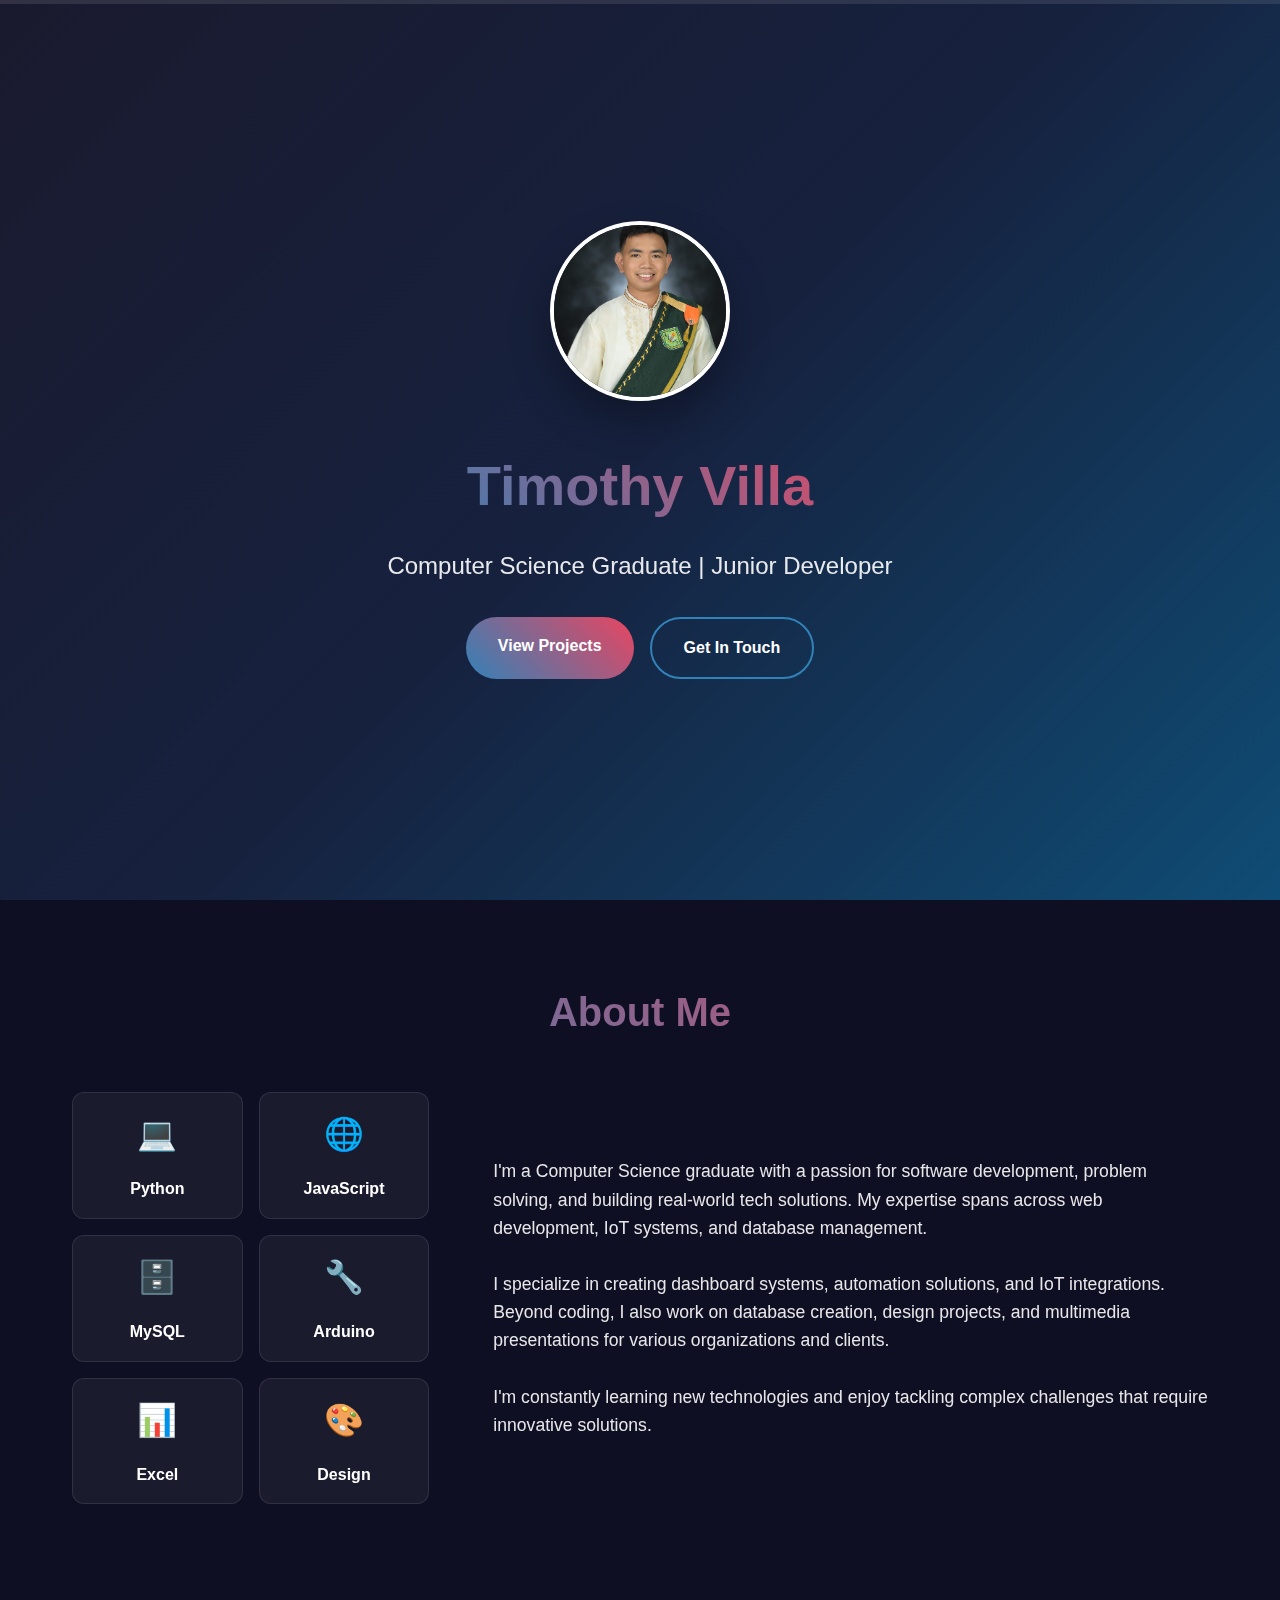
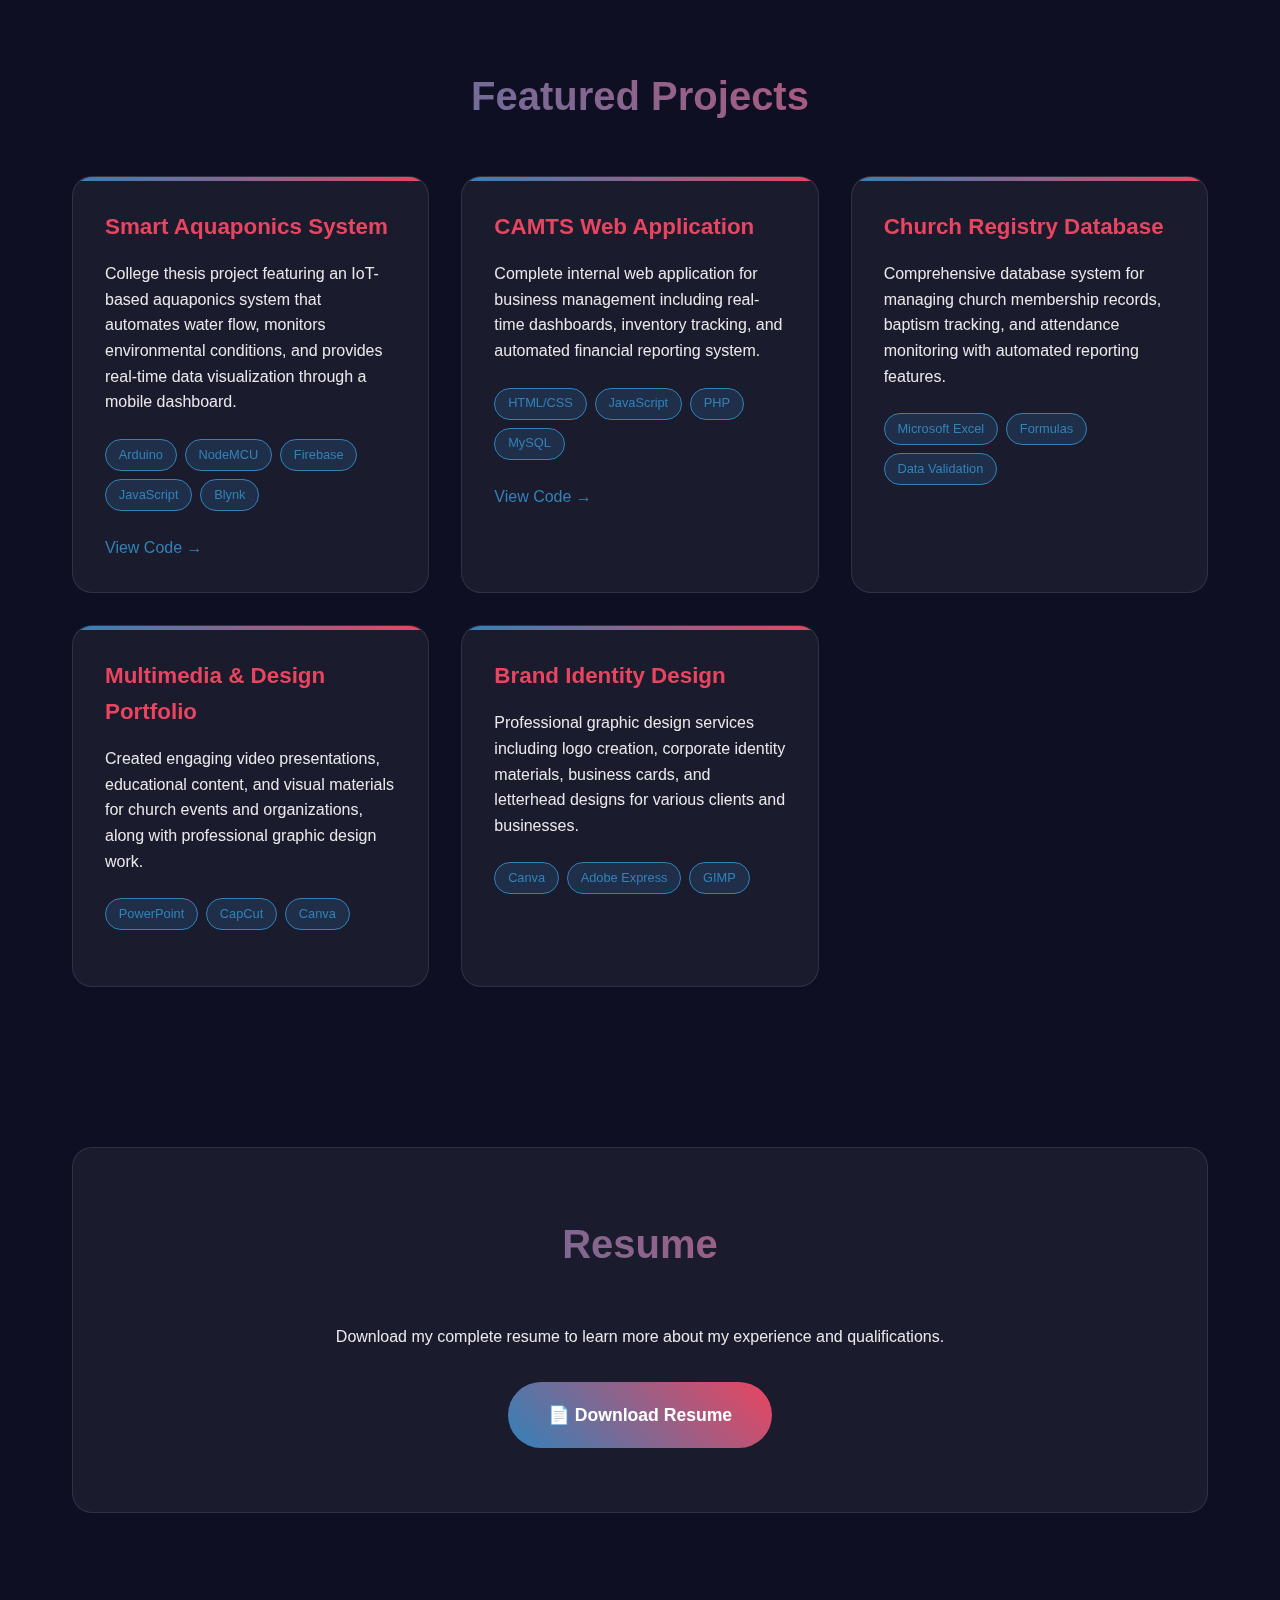
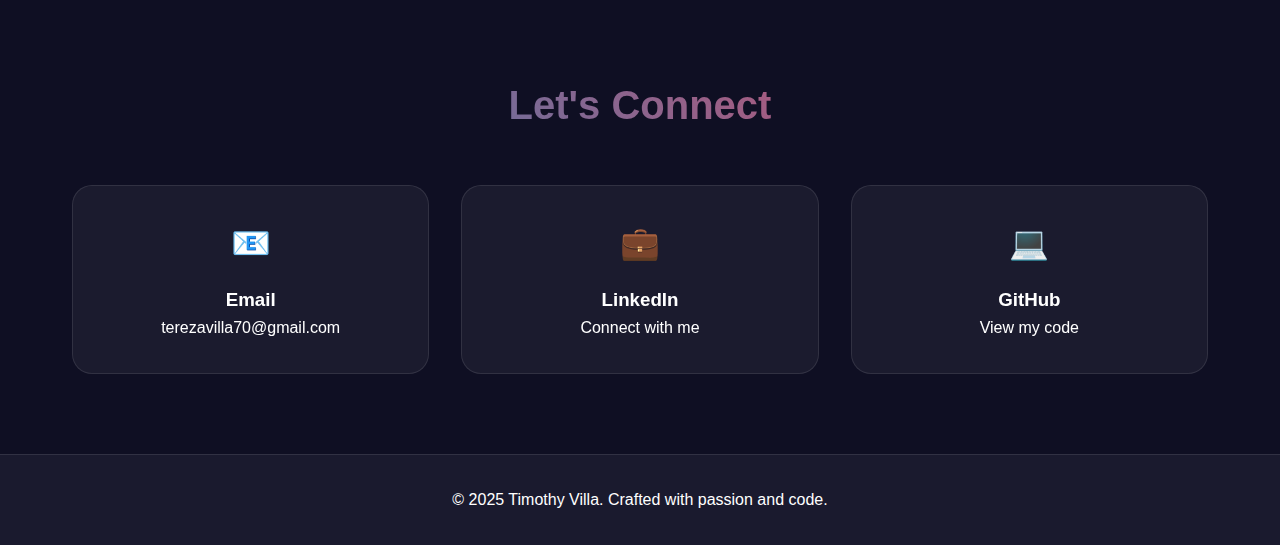
<file: timo.html>
<!DOCTYPE html>
<html lang="en">
<head>
  <meta charset="UTF-8">
  <meta name="viewport" content="width=device-width, initial-scale=1.0">
  <title>Timothy Villa | Computer Science Graduate</title>
  <style>
    * {
      box-sizing: border-box;
      margin: 0;
      padding: 0;
    }

    :root {
      --primary-color: #1a1a2e;
      --secondary-color: #16213e;
      --accent-color: #0f4c75;
      --highlight-color: #3282b8;
      --text-light: #e94560;
      --text-white: #ffffff;
      --bg-dark: #0f0f23;
      --bg-card: rgba(255, 255, 255, 0.05);
      --gradient-primary: linear-gradient(135deg, #1a1a2e, #16213e, #0f4c75);
      --gradient-accent: linear-gradient(45deg, #3282b8, #e94560);
    }

    body {
      font-family: 'SF Pro Display', -apple-system, BlinkMacSystemFont, 'Segoe UI', Roboto, sans-serif;
      background: var(--bg-dark);
      color: var(--text-white);
      line-height: 1.6;
      overflow-x: hidden;
    }

    /* Animated background particles */
    .bg-animation {
      position: fixed;
      top: 0;
      left: 0;
      width: 100%;
      height: 100%;
      z-index: -1;
      background: var(--gradient-primary);
    }

    .particle {
      position: absolute;
      width: 4px;
      height: 4px;
      background: var(--highlight-color);
      border-radius: 50%;
      animation: float 6s ease-in-out infinite;
      opacity: 0.7;
    }

    @keyframes float {
      0%, 100% { transform: translateY(0px) rotate(0deg); opacity: 0.7; }
      50% { transform: translateY(-20px) rotate(180deg); opacity: 1; }
    }

    /* Header Styles */
    header {
      position: relative;
      height: 100vh;
      display: flex;
      align-items: center;
      justify-content: center;
      text-align: center;
      background: var(--gradient-primary);
      overflow: hidden;
    }

    .hero-content {
      z-index: 2;
      animation: fadeInUp 1s ease-out;
    }

    .profile-image {
      width: 180px;
      height: 180px;
      border-radius: 50%;
      border: 4px solid var(--text-white);
      object-fit: cover;
      margin-bottom: 2rem;
      box-shadow: 0 20px 40px rgba(0,0,0,0.3);
      animation: profileGlow 2s ease-in-out infinite alternate;
    }

    @keyframes profileGlow {
      0% { box-shadow: 0 20px 40px rgba(0,0,0,0.3), 0 0 0 0 rgba(50, 130, 184, 0.4); }
      100% { box-shadow: 0 20px 40px rgba(0,0,0,0.5), 0 0 0 20px rgba(50, 130, 184, 0); }
    }

    .hero-title {
      font-size: 3.5rem;
      font-weight: 700;
      margin-bottom: 1rem;
      background: var(--gradient-accent);
      -webkit-background-clip: text;
      -webkit-text-fill-color: transparent;
      background-clip: text;
    }

    .hero-subtitle {
      font-size: 1.5rem;
      margin-bottom: 2rem;
      opacity: 0.9;
    }

    .cta-buttons {
      display: flex;
      gap: 1rem;
      justify-content: center;
      flex-wrap: wrap;
    }

    .btn {
      padding: 1rem 2rem;
      border: none;
      border-radius: 50px;
      font-weight: 600;
      text-decoration: none;
      transition: all 0.3s ease;
      position: relative;
      overflow: hidden;
    }

    .btn-primary {
      background: var(--gradient-accent);
      color: var(--text-white);
    }

    .btn-outline {
      background: transparent;
      color: var(--text-white);
      border: 2px solid var(--highlight-color);
    }

    .btn:hover {
      transform: translateY(-2px);
      box-shadow: 0 10px 25px rgba(0,0,0,0.3);
    }

    /* Sticky Navigation */
    .sticky-nav {
      position: fixed;
      top: 0;
      left: 0;
      right: 0;
      background: rgba(26, 26, 46, 0.95);
      backdrop-filter: blur(10px);
      padding: 1rem 2rem;
      z-index: 1000;
      transform: translateY(-100%);
      transition: transform 0.3s ease;
    }

    .sticky-nav.visible {
      transform: translateY(0);
    }

    .nav-content {
      max-width: 1200px;
      margin: 0 auto;
      display: flex;
      justify-content: space-between;
      align-items: center;
    }

    .nav-logo {
      font-weight: 700;
      font-size: 1.2rem;
    }

    .nav-links {
      display: flex;
      gap: 2rem;
      list-style: none;
    }

    .nav-links a {
      color: var(--text-white);
      text-decoration: none;
      font-weight: 500;
      transition: color 0.3s ease;
    }

    .nav-links a:hover {
      color: var(--highlight-color);
    }

    /* Container */
    .container {
      max-width: 1200px;
      margin: 0 auto;
      padding: 0 2rem;
    }

    /* Sections */
    section {
      padding: 5rem 0;
      position: relative;
    }

    .section-title {
      font-size: 2.5rem;
      text-align: center;
      margin-bottom: 3rem;
      background: var(--gradient-accent);
      -webkit-background-clip: text;
      -webkit-text-fill-color: transparent;
      background-clip: text;
    }

    /* About Section */
    .about-content {
      display: grid;
      grid-template-columns: 1fr 2fr;
      gap: 4rem;
      align-items: center;
    }

    .about-text {
      font-size: 1.1rem;
      opacity: 0.9;
    }

    .skills-grid {
      display: grid;
      grid-template-columns: repeat(auto-fit, minmax(120px, 1fr));
      gap: 1rem;
    }

    .skill-item {
      background: var(--bg-card);
      backdrop-filter: blur(10px);
      padding: 1rem;
      border-radius: 12px;
      text-align: center;
      border: 1px solid rgba(255, 255, 255, 0.1);
      transition: all 0.3s ease;
    }

    .skill-item:hover {
      transform: translateY(-5px);
      border-color: var(--highlight-color);
    }

    /* Projects Section */
    .projects-grid {
      display: grid;
      grid-template-columns: repeat(auto-fit, minmax(350px, 1fr));
      gap: 2rem;
    }

    .project-card {
      background: var(--bg-card);
      backdrop-filter: blur(10px);
      border-radius: 20px;
      padding: 2rem;
      border: 1px solid rgba(255, 255, 255, 0.1);
      transition: all 0.3s ease;
      position: relative;
      overflow: hidden;
    }

    .project-card::before {
      content: '';
      position: absolute;
      top: 0;
      left: 0;
      right: 0;
      height: 4px;
      background: var(--gradient-accent);
    }

    .project-card:hover {
      transform: translateY(-10px);
      box-shadow: 0 20px 40px rgba(0,0,0,0.3);
      border-color: var(--highlight-color);
    }

    .project-title {
      font-size: 1.4rem;
      margin-bottom: 1rem;
      color: var(--text-light);
    }

    .project-description {
      margin-bottom: 1.5rem;
      opacity: 0.9;
    }

    .tech-stack {
      display: flex;
      flex-wrap: wrap;
      gap: 0.5rem;
      margin-bottom: 1.5rem;
    }

    .tech-tag {
      background: rgba(50, 130, 184, 0.2);
      color: var(--highlight-color);
      padding: 0.3rem 0.8rem;
      border-radius: 20px;
      font-size: 0.8rem;
      border: 1px solid var(--highlight-color);
    }

    .project-links {
      display: flex;
      gap: 1rem;
    }

    .project-link {
      color: var(--highlight-color);
      text-decoration: none;
      font-weight: 500;
      transition: all 0.3s ease;
    }

    .project-link:hover {
      color: var(--text-light);
      transform: translateX(5px);
    }

    /* Resume Section */
    .resume-section {
      text-align: center;
      background: var(--bg-card);
      backdrop-filter: blur(10px);
      border-radius: 20px;
      padding: 4rem 2rem;
      border: 1px solid rgba(255, 255, 255, 0.1);
    }

    .resume-btn {
      display: inline-flex;
      align-items: center;
      gap: 0.5rem;
      background: var(--gradient-accent);
      color: var(--text-white);
      padding: 1.2rem 2.5rem;
      border-radius: 50px;
      text-decoration: none;
      font-weight: 600;
      font-size: 1.1rem;
      transition: all 0.3s ease;
    }

    .resume-btn:hover {
      transform: translateY(-3px);
      box-shadow: 0 15px 30px rgba(0,0,0,0.3);
    }

    /* Contact Section */
    .contact-grid {
      display: grid;
      grid-template-columns: repeat(auto-fit, minmax(250px, 1fr));
      gap: 2rem;
    }

    .contact-item {
      background: var(--bg-card);
      backdrop-filter: blur(10px);
      padding: 2rem;
      border-radius: 20px;
      text-align: center;
      border: 1px solid rgba(255, 255, 255, 0.1);
      transition: all 0.3s ease;
    }

    .contact-item:hover {
      transform: translateY(-5px);
      border-color: var(--highlight-color);
    }

    .contact-icon {
      font-size: 2rem;
      margin-bottom: 1rem;
      color: var(--highlight-color);
    }

    .contact-item a {
      color: var(--text-white);
      text-decoration: none;
    }

    .contact-item a:hover {
      color: var(--highlight-color);
    }

    /* Footer */
    footer {
      background: var(--primary-color);
      text-align: center;
      padding: 2rem;
      border-top: 1px solid rgba(255, 255, 255, 0.1);
    }

    /* Animations */
    @keyframes fadeInUp {
      from {
        opacity: 0;
        transform: translateY(30px);
      }
      to {
        opacity: 1;
        transform: translateY(0);
      }
    }

    .fade-in {
      animation: fadeInUp 0.8s ease-out forwards;
    }

    /* Responsive Design */
    @media (max-width: 768px) {
      .hero-title {
        font-size: 2.5rem;
      }

      .hero-subtitle {
        font-size: 1.2rem;
      }

      .about-content {
        grid-template-columns: 1fr;
        text-align: center;
      }

      .nav-links {
        gap: 1rem;
      }

      .cta-buttons {
        flex-direction: column;
        align-items: center;
      }

      .projects-grid {
        grid-template-columns: 1fr;
      }
    }

    /* Scroll indicator */
    .scroll-indicator {
      position: fixed;
      top: 0;
      left: 0;
      width: 100%;
      height: 4px;
      background: rgba(255, 255, 255, 0.1);
      z-index: 1001;
    }

    .scroll-progress {
      height: 100%;
      background: var(--gradient-accent);
      width: 0%;
      transition: width 0.1s ease;
    }
  </style>
</head>
<body>
  <!-- Scroll Indicator -->
  <div class="scroll-indicator">
    <div class="scroll-progress" id="scrollProgress"></div>
  </div>

  <!-- Animated Background -->
  <div class="bg-animation" id="bgAnimation"></div>

  <!-- Sticky Navigation -->
  <nav class="sticky-nav" id="stickyNav">
    <div class="nav-content">
      <div class="nav-logo">Timothy Villa</div>
      <ul class="nav-links">
        <li><a href="#about">About</a></li>
        <li><a href="#projects">Projects</a></li>
        <li><a href="#resume">Resume</a></li>
        <li><a href="#contact">Contact</a></li>
      </ul>
    </div>
  </nav>

  <!-- Header -->
  <header>
    <div class="hero-content">
      <img src="TIM.jpg" alt="Timothy Villa" class="profile-image">
      <h1 class="hero-title">Timothy Villa</h1>
      <p class="hero-subtitle">Computer Science Graduate | Junior Developer</p>
      <div class="cta-buttons">
        <a href="#projects" class="btn btn-primary">View Projects</a>
        <a href="#contact" class="btn btn-outline">Get In Touch</a>
      </div>
    </div>
  </header>

  <!-- About Section -->
  <section id="about">
    <div class="container">
      <h2 class="section-title">About Me</h2>
      <div class="about-content">
        <div class="skills-grid">
          <div class="skill-item">
            <div class="contact-icon">💻</div>
            <strong>Python</strong>
          </div>
          <div class="skill-item">
            <div class="contact-icon">🌐</div>
            <strong>JavaScript</strong>
          </div>
          <div class="skill-item">
            <div class="contact-icon">🗄️</div>
            <strong>MySQL</strong>
          </div>
          <div class="skill-item">
            <div class="contact-icon">🔧</div>
            <strong>Arduino</strong>
          </div>
          <div class="skill-item">
            <div class="contact-icon">📊</div>
            <strong>Excel</strong>
          </div>
          <div class="skill-item">
            <div class="contact-icon">🎨</div>
            <strong>Design</strong>
          </div>
        </div>
        <div class="about-text">
          <p>I'm a Computer Science graduate with a passion for software development, problem solving, and building real-world tech solutions. My expertise spans across web development, IoT systems, and database management.</p>
          <br>
          <p>I specialize in creating dashboard systems, automation solutions, and IoT integrations. Beyond coding, I also work on database creation, design projects, and multimedia presentations for various organizations and clients.</p>
          <br>
          <p>I'm constantly learning new technologies and enjoy tackling complex challenges that require innovative solutions.</p>
        </div>
      </div>
    </div>
  </section>

  <!-- Projects Section -->
  <section id="projects">
    <div class="container">
      <h2 class="section-title">Featured Projects</h2>
      <div class="projects-grid">
        <div class="project-card">
          <h3 class="project-title">Smart Aquaponics System</h3>
          <p class="project-description">College thesis project featuring an IoT-based aquaponics system that automates water flow, monitors environmental conditions, and provides real-time data visualization through a mobile dashboard.</p>
          <div class="tech-stack">
            <span class="tech-tag">Arduino</span>
            <span class="tech-tag">NodeMCU</span>
            <span class="tech-tag">Firebase</span>
            <span class="tech-tag">JavaScript</span>
            <span class="tech-tag">Blynk</span>
          </div>
          <div class="project-links">
            <a href="https://github.com/Teyuuu/aquaponics-system" target="_blank" class="project-link">View Code →</a>
          </div>
        </div>

        <div class="project-card">
          <h3 class="project-title">CAMTS Web Application</h3>
          <p class="project-description">Complete internal web application for business management including real-time dashboards, inventory tracking, and automated financial reporting system.</p>
          <div class="tech-stack">
            <span class="tech-tag">HTML/CSS</span>
            <span class="tech-tag">JavaScript</span>
            <span class="tech-tag">PHP</span>
            <span class="tech-tag">MySQL</span>
          </div>
          <div class="project-links">
            <a href="https://github.com/Teyuuu/camts-webapp" target="_blank" class="project-link">View Code →</a>
          </div>
        </div>

        <div class="project-card">
          <h3 class="project-title">Church Registry Database</h3>
          <p class="project-description">Comprehensive database system for managing church membership records, baptism tracking, and attendance monitoring with automated reporting features.</p>
          <div class="tech-stack">
            <span class="tech-tag">Microsoft Excel</span>
            <span class="tech-tag">Formulas</span>
            <span class="tech-tag">Data Validation</span>
          </div>
        </div>

        <div class="project-card">
          <h3 class="project-title">Multimedia & Design Portfolio</h3>
          <p class="project-description">Created engaging video presentations, educational content, and visual materials for church events and organizations, along with professional graphic design work.</p>
          <div class="tech-stack">
            <span class="tech-tag">PowerPoint</span>
            <span class="tech-tag">CapCut</span>
            <span class="tech-tag">Canva</span>
          </div>
        </div>

        <div class="project-card">
          <h3 class="project-title">Brand Identity Design</h3>
          <p class="project-description">Professional graphic design services including logo creation, corporate identity materials, business cards, and letterhead designs for various clients and businesses.</p>
          <div class="tech-stack">
            <span class="tech-tag">Canva</span>
            <span class="tech-tag">Adobe Express</span>
            <span class="tech-tag">GIMP</span>
          </div>
        </div>
      </div>
    </div>
  </section>

  <!-- Resume Section -->
  <section id="resume">
    <div class="container">
      <div class="resume-section">
        <h2 class="section-title">Resume</h2>
        <p style="margin-bottom: 2rem; opacity: 0.9;">Download my complete resume to learn more about my experience and qualifications.</p>
        <a href="VILLA-CV.pdf" target="_blank" class="resume-btn">
          📄 Download Resume
        </a>
      </div>
    </div>
  </section>

  <!-- Contact Section -->
  <section id="contact">
    <div class="container">
      <h2 class="section-title">Let's Connect</h2>
      <div class="contact-grid">
        <div class="contact-item">
          <div class="contact-icon">📧</div>
          <h3>Email</h3>
          <a href="mailto:terezavilla70@gmail.com">terezavilla70@gmail.com</a>
        </div>
        <div class="contact-item">
          <div class="contact-icon">💼</div>
          <h3>LinkedIn</h3>
          <a href="https://www.linkedin.com/in/timothy-villa-b06450280/" target="_blank">Connect with me</a>
        </div>
        <div class="contact-item">
          <div class="contact-icon">💻</div>
          <h3>GitHub</h3>
          <a href="https://github.com/Teyuuu" target="_blank">View my code</a>
        </div>
      </div>
    </div>
  </section>

  <footer>
    <div class="container">
      <p>&copy; 2025 Timothy Villa. Crafted with passion and code.</p>
    </div>
  </footer>

  <script>
    // Create floating particles
    function createParticles() {
      const bgAnimation = document.getElementById('bgAnimation');
      const particleCount = 50;

      for (let i = 0; i < particleCount; i++) {
        const particle = document.createElement('div');
        particle.className = 'particle';
        particle.style.left = Math.random() * 100 + '%';
        particle.style.top = Math.random() * 100 + '%';
        particle.style.animationDelay = Math.random() * 6 + 's';
        particle.style.animationDuration = (Math.random() * 3 + 3) + 's';
        bgAnimation.appendChild(particle);
      }
    }

    // Sticky navigation
    function handleStickyNav() {
      const stickyNav = document.getElementById('stickyNav');
      const scrollY = window.scrollY;

      if (scrollY > window.innerHeight * 0.8) {
        stickyNav.classList.add('visible');
      } else {
        stickyNav.classList.remove('visible');
      }
    }

    // Scroll progress
    function updateScrollProgress() {
      const scrollProgress = document.getElementById('scrollProgress');
      const scrollTop = document.documentElement.scrollTop || document.body.scrollTop;
      const scrollHeight = document.documentElement.scrollHeight - document.documentElement.clientHeight;
      const progress = (scrollTop / scrollHeight) * 100;
      scrollProgress.style.width = progress + '%';
    }

    // Smooth scrolling for navigation links
    function initSmoothScrolling() {
      document.querySelectorAll('a[href^="#"]').forEach(anchor => {
        anchor.addEventListener('click', function (e) {
          e.preventDefault();
          const target = document.querySelector(this.getAttribute('href'));
          if (target) {
            target.scrollIntoView({
              behavior: 'smooth',
              block: 'start'
            });
          }
        });
      });
    }

    // Intersection Observer for fade-in animations
    function initFadeInAnimations() {
      const observerOptions = {
        threshold: 0.1,
        rootMargin: '0px 0px -50px 0px'
      };

      const observer = new IntersectionObserver((entries) => {
        entries.forEach(entry => {
          if (entry.isIntersecting) {
            entry.target.classList.add('fade-in');
          }
        });
      }, observerOptions);

      document.querySelectorAll('.project-card, .contact-item, .skill-item').forEach(el => {
        observer.observe(el);
      });
    }

    // Initialize everything
    document.addEventListener('DOMContentLoaded', function() {
      createParticles();
      initSmoothScrolling();
      initFadeInAnimations();

      window.addEventListener('scroll', () => {
        handleStickyNav();
        updateScrollProgress();
      });
    });

    // Add some interactive hover effects
    document.querySelectorAll('.project-card').forEach(card => {
      card.addEventListener('mouseenter', function() {
        this.style.transform = 'translateY(-10px) scale(1.02)';
      });
      
      card.addEventListener('mouseleave', function() {
        this.style.transform = 'translateY(0) scale(1)';
      });
    });
  </script>
</body>
</html>
</file>
